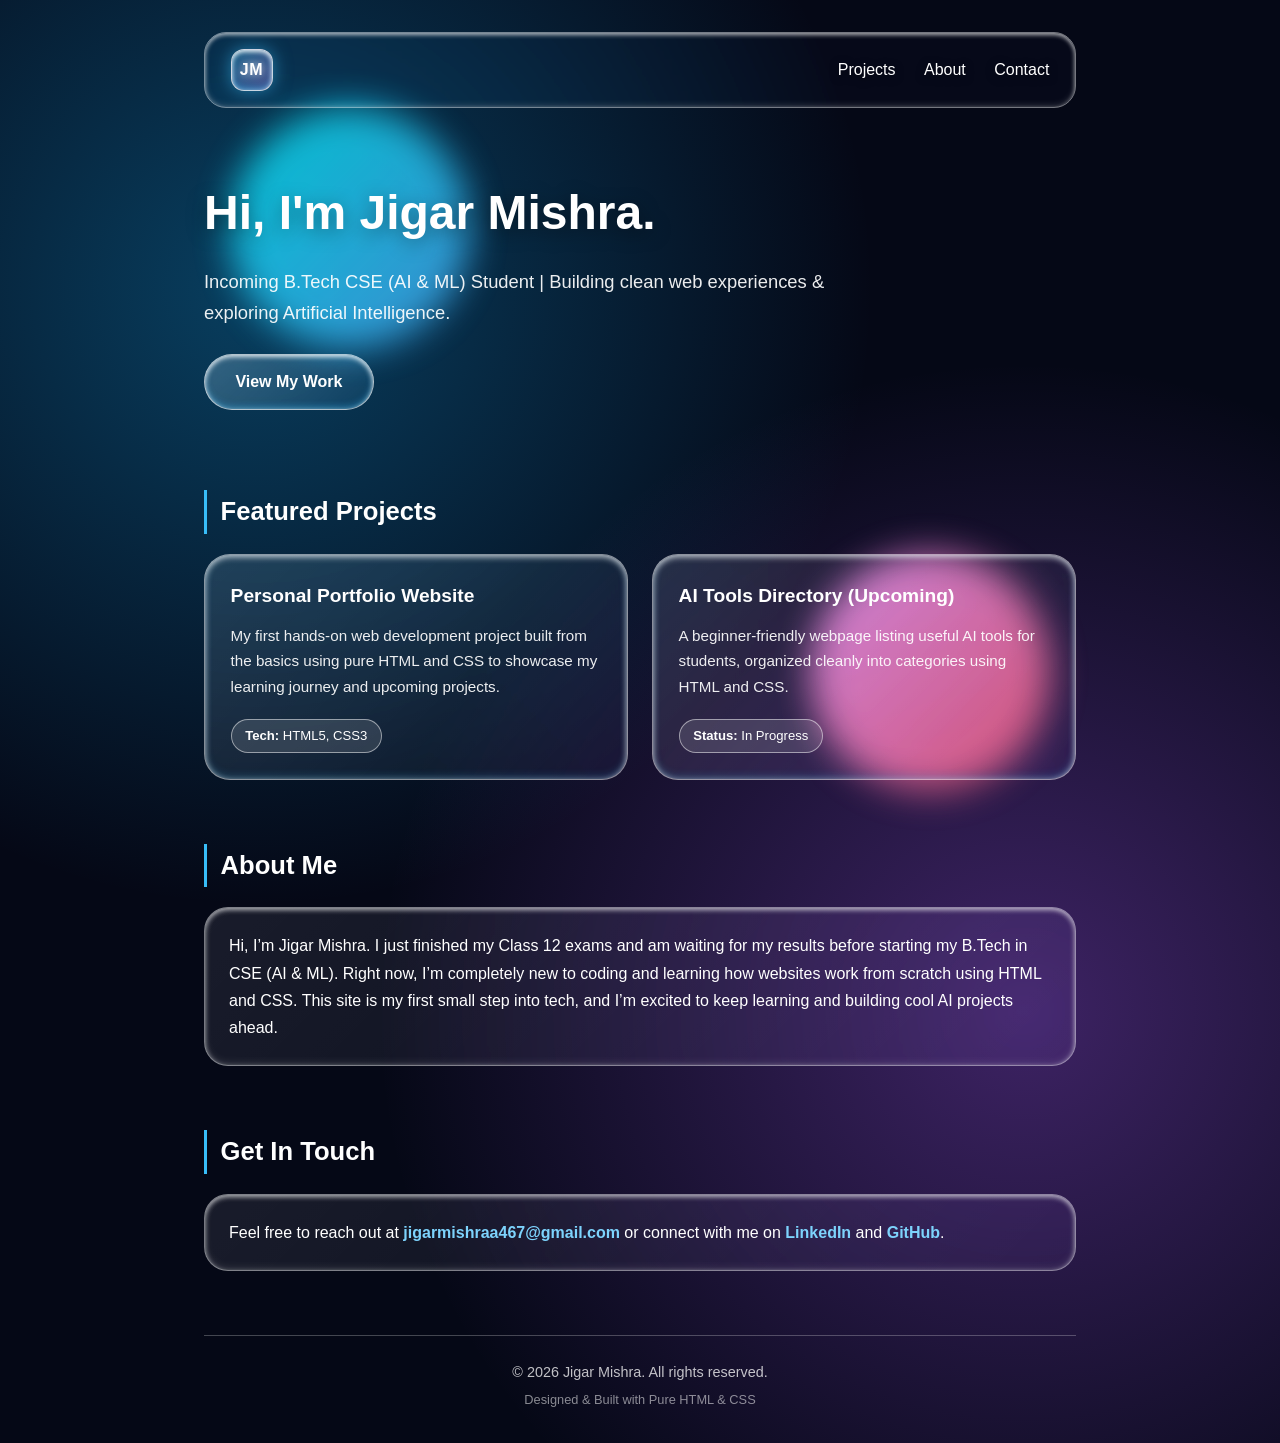
<file: index.html>
<!DOCTYPE html>
<html lang="en">
<head>
  <meta charset="UTF-8">
  <meta name="viewport" content="width=device-width, initial-scale=1.0">
  <title>Jigar Mishra | Portfolio</title>
  <meta name="google-site-verification" content="lgriK5CkuFY_E5Dapk4Yev7DaHQXmC7X05ORPLjH9U4" />
  <link rel="stylesheet" href="style.css">
</head>
<body>

  <!-- Navigation & Hero -->
  <header>
    <nav>
           <a href="#" class="logo" aria-label="Jigar Mishra Home">
        <span class="logo-box">JM</span>
      </a>
      <div>
        <a href="#projects">Projects</a>
        <a href="#about">About</a>
        <a href="#contact">Contact</a>
      </div>
    </nav>
    <section class="hero">
      <h1>Hi, I'm Jigar Mishra.</h1>
      <p>Incoming B.Tech CSE (AI & ML) Student | Building clean web experiences & exploring Artificial Intelligence.</p>
      <a href="#projects" class="btn">View My Work</a>
    </section>
  </header>

  <main>
        <!-- Projects Section -->
    <section id="projects">
      <h2>Featured Projects</h2>
      <div class="project-grid">
        <article class="card">
          <h3>Personal Portfolio Website</h3>
          <p>My first hands-on web development project built from the basics using pure HTML and CSS to showcase my learning journey and upcoming projects.</p>
          <span><strong>Tech:</strong> HTML5, CSS3</span>
        </article>

        <article class="card">
          <h3>AI Tools Directory (Upcoming)</h3>
          <p>A beginner-friendly webpage listing useful AI tools for students, organized cleanly into categories using HTML and CSS.</p>
          <span><strong>Status:</strong> In Progress</span>
        </article>
      </div>
    </section>


    <!-- About Section -->
    <section id="about">
      <h2>About Me</h2>
      <p>Hi, I’m Jigar Mishra. I just finished my Class 12 exams and am waiting for my results before starting my B.Tech in CSE (AI & ML). Right now, I’m completely new to coding and learning how websites work from scratch using HTML and CSS. This site is my first small step into tech, and I’m excited to keep learning and building cool AI projects ahead.</p>
    </section>

            <!-- Contact Section -->
    <section id="contact">
      <h2>Get In Touch</h2>
      <p>Feel free to reach out at <a href="mailto:jigarmishraa467@gmail.com">jigarmishraa467@gmail.com</a> or connect with me on <a href="https://www.linkedin.com/in/jigarmishra" target="_blank">LinkedIn</a> and <a href="https://github.com" target="_blank">GitHub</a>.</p>
    </section>

  </main>

    <footer>
    <p>&copy; 2026 Jigar Mishra. All rights reserved.</p>
    <p style="font-size: 0.8rem; margin-top: 0.3rem; opacity: 0.7;">Designed & Built with Pure HTML & CSS</p>
  </footer>

</body>
</html>
</file>
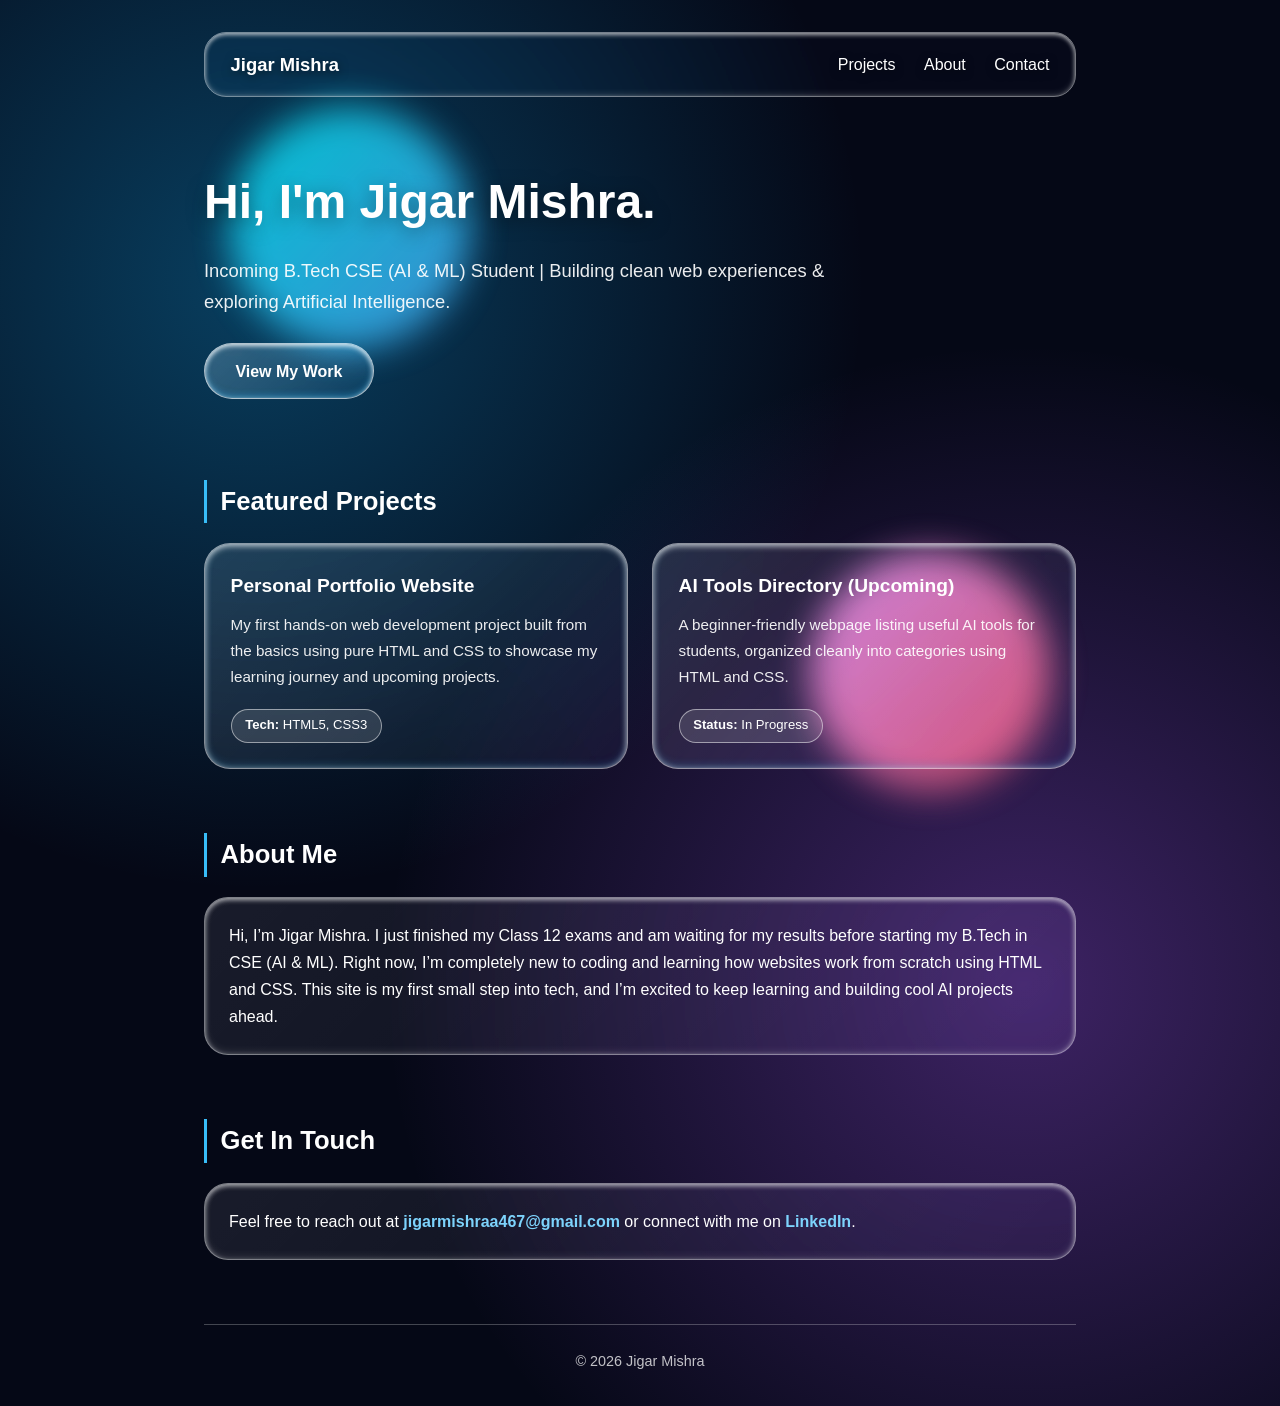
<file: index.html.html>
<!DOCTYPE html>
<html lang="en">
<head>
  <meta charset="UTF-8">
  <meta name="viewport" content="width=device-width, initial-scale=1.0">
  <title>Jigar Mishra | Portfolio</title>
  <link rel="stylesheet" href="style.css">
</head>
<body>

  <!-- Navigation & Hero -->
  <header>
    <nav>
      <strong>Jigar Mishra</strong>
      <div>
        <a href="#projects">Projects</a>
        <a href="#about">About</a>
        <a href="#contact">Contact</a>
      </div>
    </nav>
    <section class="hero">
      <h1>Hi, I'm Jigar Mishra.</h1>
      <p>Incoming B.Tech CSE (AI & ML) Student | Building clean web experiences & exploring Artificial Intelligence.</p>
      <a href="#projects" class="btn">View My Work</a>
    </section>
  </header>

  <main>
        <!-- Projects Section -->
    <section id="projects">
      <h2>Featured Projects</h2>
      <div class="project-grid">
        <article class="card">
          <h3>Personal Portfolio Website</h3>
          <p>My first hands-on web development project built from the basics using pure HTML and CSS to showcase my learning journey and upcoming projects.</p>
          <span><strong>Tech:</strong> HTML5, CSS3</span>
        </article>

        <article class="card">
          <h3>AI Tools Directory (Upcoming)</h3>
          <p>A beginner-friendly webpage listing useful AI tools for students, organized cleanly into categories using HTML and CSS.</p>
          <span><strong>Status:</strong> In Progress</span>
        </article>
      </div>
    </section>


    <!-- About Section -->
    <section id="about">
      <h2>About Me</h2>
      <p>Hi, I’m Jigar Mishra. I just finished my Class 12 exams and am waiting for my results before starting my B.Tech in CSE (AI & ML). Right now, I’m completely new to coding and learning how websites work from scratch using HTML and CSS. This site is my first small step into tech, and I’m excited to keep learning and building cool AI projects ahead.</p>
    </section>

        <!-- Contact Section -->
    <section id="contact">
      <h2>Get In Touch</h2>
      <p>Feel free to reach out at <a href="mailto:jigarmishraa467@gmail.com">jigarmishraa467@gmail.com</a> or connect with me on <a href="https://linkedin.com" target="_blank">LinkedIn</a>.</p>
    </section>

  </main>

  <footer>
    <p>&copy; 2026 Jigar Mishra</p>
  </footer>

</body>
</html>
</file>
<file: style.css>
* {
  box-sizing: border-box;
  margin: 0;
  padding: 0;
}

html {
  scroll-behavior: smooth;
}

@keyframes bgFlow {
  0% { background-position: 0% 50%; }
  50% { background-position: 100% 50%; }
  100% { background-position: 0% 50%; }
}

@keyframes orbMove1 {
  0%, 100% { transform: translate(0, 0); }
  50% { transform: translate(220px, 180px); }
}

@keyframes orbMove2 {
  0%, 100% { transform: translate(0, 0); }
  50% { transform: translate(-220px, -160px); }
}

body {
  font-family: -apple-system, BlinkMacSystemFont, 'SF Pro Display', 'Segoe UI', sans-serif;
  line-height: 1.7;
  color: #ffffff;
  max-width: 920px;
  margin: 0 auto;
  padding: 2rem 1.5rem;
  min-height: 100vh;
  background-color: #050816;
  background-image: 
    radial-gradient(circle at 20% 20%, rgba(14, 165, 233, 0.35), transparent 40%),
    radial-gradient(circle at 80% 70%, rgba(168, 85, 247, 0.35), transparent 45%);
  position: relative;
  overflow-x: hidden;
}


/* Sharp Moving Liquid Spheres (Bina Zyada Blur Ke) */
body::before,
body::after {
  content: "";
  position: fixed;
  width: 240px;
  height: 240px;
  border-radius: 50%;
  filter: blur(18px);
  z-index: -1;
  pointer-events: none;
}

body::before {
  top: 12%;
  left: 18%;
  background: linear-gradient(135deg, #00f2fe, #4facfe);
  opacity: 0.75;
  animation: orbMove1 9s ease-in-out infinite;
}

body::after {
  bottom: 12%;
  right: 18%;
  background: linear-gradient(135deg, #f093fb, #f5576c);
  opacity: 0.7;
  animation: orbMove2 11s ease-in-out infinite;
}

/* 100% Crystal Clear Glass Navbar */
nav {
  display: flex;
  justify-content: space-between;
  align-items: center;
  padding: 1rem 1.6rem;
  background: transparent;
  backdrop-filter: blur(2px) brightness(1.15);
  -webkit-backdrop-filter: blur(2px) brightness(1.15);
  border-radius: 22px;
  border: 1px solid rgba(255, 255, 255, 0.45);
  box-shadow: 
    inset 0 2px 4px rgba(255, 255, 255, 0.65),
    inset 0 -2px 6px rgba(255, 255, 255, 0.15);
  margin-bottom: 4rem;
}

nav strong {
  color: #ffffff;
  font-size: 1.15rem;
  text-shadow: 0 2px 10px rgba(0, 0, 0, 0.5);
}

nav a {
  margin-left: 1.5rem;
  text-decoration: none;
  color: #ffffff;
  font-weight: 500;
  text-shadow: 0 2px 8px rgba(0, 0, 0, 0.5);
  transition: opacity 0.2s;
}

nav a:hover {
  opacity: 0.75;
}

.hero {
  margin-bottom: 4.5rem;
}

.hero h1 {
  font-size: 3rem;
  font-weight: 800;
  margin-bottom: 0.75rem;
  color: #ffffff;
  text-shadow: 0 4px 20px rgba(0, 0, 0, 0.4);
}

.hero p {
  font-size: 1.15rem;
  color: rgba(255, 255, 255, 0.92);
  max-width: 650px;
}

/* Crystal Water-Drop Pill Button */
.btn {
  position: relative;
  overflow: hidden;
  display: inline-block;
  margin-top: 1.6rem;
  padding: 0.85rem 1.9rem;
  background: linear-gradient(135deg, rgba(255, 255, 255, 0.18), rgba(255, 255, 255, 0.02));
  backdrop-filter: blur(2px) brightness(1.2);
  -webkit-backdrop-filter: blur(2px) brightness(1.2);
  color: #ffffff;
  font-weight: 600;
  text-decoration: none;
  border-radius: 999px;
  border: 1.5px solid rgba(255, 255, 255, 0.65);
  box-shadow: 
    inset 0 2px 5px rgba(255, 255, 255, 0.85),
    inset 0 -3px 6px rgba(56, 189, 248, 0.35);
  transition: transform 0.3s cubic-bezier(0.34, 1.56, 0.64, 1);
}

.btn::before {
  content: "";
  position: absolute;
  top: 0;
  left: -100%;
  width: 60%;
  height: 100%;
  background: linear-gradient(90deg, transparent, rgba(255, 255, 255, 0.7), transparent);
  transform: skewX(-25deg);
  transition: left 0.55s ease;
}

.btn:hover::before {
  left: 140%;
}

.btn:hover {
  transform: translateY(-3px) scale(1.04);
}

section {
  margin-bottom: 4rem;
}

h2 {
  font-size: 1.6rem;
  color: #ffffff;
  margin-bottom: 1.25rem;
  padding-left: 0.85rem;
  border-left: 3px solid #38bdf8;
}

/* Crystal Clear Panels (About & Contact) */
#about p,
#contact p {
  background: linear-gradient(135deg, rgba(255, 255, 255, 0.08), rgba(255, 255, 255, 0.01));
  backdrop-filter: blur(2px) brightness(1.12);
  -webkit-backdrop-filter: blur(2px) brightness(1.12);
  border: 1.5px solid rgba(255, 255, 255, 0.45);
  box-shadow: 
    inset 0 2px 5px rgba(255, 255, 255, 0.65),
    inset 0 -2px 8px rgba(255, 255, 255, 0.12);
  padding: 1.5rem;
  border-radius: 24px;
  color: #ffffff;
}

.project-grid {
  display: grid;
  grid-template-columns: repeat(auto-fit, minmax(270px, 1fr));
  gap: 1.5rem;
}

/* Crystal Clear Glass Cards (Zero Dark Shadow) */
.card {
  position: relative;
  overflow: hidden;
  background: linear-gradient(135deg, rgba(255, 255, 255, 0.1), rgba(255, 255, 255, 0.01));
  backdrop-filter: blur(2px) brightness(1.15);
  -webkit-backdrop-filter: blur(2px) brightness(1.15);
  border: 1.5px solid rgba(255, 255, 255, 0.5);
  box-shadow: 
    inset 0 2px 6px rgba(255, 255, 255, 0.75),
    inset 0 -3px 8px rgba(56, 189, 248, 0.2);
  padding: 1.6rem;
  border-radius: 26px;
  transition: transform 0.35s cubic-bezier(0.34, 1.56, 0.64, 1), border-color 0.3s;
}

.card::after {
  content: "";
  position: absolute;
  top: 0;
  left: -120%;
  width: 70%;
  height: 100%;
  background: linear-gradient(90deg, transparent, rgba(255, 255, 255, 0.5), transparent);
  transform: skewX(-20deg);
  transition: left 0.65s ease;
  pointer-events: none;
}

.card:hover::after {
  left: 150%;
}

.card:hover {
  transform: translateY(-7px) scale(1.02);
  border-color: #ffffff;
}

.card h3 {
  color: #ffffff;
  margin-bottom: 0.6rem;
  font-size: 1.2rem;
}

.card p {
  color: rgba(255, 255, 255, 0.92);
  font-size: 0.95rem;
  margin-bottom: 1.2rem;
}

.card span {
  display: inline-block;
  font-size: 0.82rem;
  background: rgba(255, 255, 255, 0.12);
  border: 1px solid rgba(255, 255, 255, 0.5);
  color: #ffffff;
  padding: 0.3rem 0.85rem;
  border-radius: 999px;
}

#contact a {
  color: #7dd3fc;
  text-decoration: none;
  font-weight: 700;
}

#contact a:hover {
  text-decoration: underline;
}

footer {
  border-top: 1px solid rgba(255, 255, 255, 0.25);
  padding-top: 1.5rem;
  font-size: 0.9rem;
  color: rgba(255, 255, 255, 0.75);
  text-align: center;
}
/* Glowing Liquid Glass Logo */
.logo {
  display: inline-flex;
  align-items: center;
  gap: 0.7rem;
  margin-left: 0 !important;
  text-decoration: none;
  color: #ffffff;
  font-weight: 700;
  font-size: 1.1rem;
}

.logo-box {
  position: relative;
  overflow: hidden;
  display: inline-flex;
  align-items: center;
  justify-content: center;
  width: 42px;
  height: 42px;
  border-radius: 13px;
  background: linear-gradient(135deg, rgba(56, 189, 248, 0.35), rgba(192, 132, 252, 0.35));
  backdrop-filter: blur(8px);
  -webkit-backdrop-filter: blur(8px);
  border: 1.5px solid rgba(255, 255, 255, 0.75);
  box-shadow:
    inset 0 2px 5px rgba(255, 255, 255, 0.9),
    inset 0 -3px 6px rgba(56, 189, 248, 0.4),
    0 0 18px rgba(56, 189, 248, 0.55);
  font-size: 1rem;
  font-weight: 800;
  letter-spacing: 0.8px;
  color: #ffffff;
  text-shadow: 0 0 10px rgba(255, 255, 255, 0.8);
  transition: transform 0.35s cubic-bezier(0.34, 1.56, 0.64, 1), box-shadow 0.3s ease;
}

.logo:hover .logo-box {
  transform: scale(1.08) rotate(-3deg);
  box-shadow:
    inset 0 2px 6px rgba(255, 255, 255, 1),
    0 0 26px rgba(125, 211, 252, 0.9),
    0 0 40px rgba(192, 132, 252, 0.5);
}
/* Same Shine Sweep, Hover Lift & Tap Glow on Navbar, About Me & Get In Touch */
nav,
#about p,
#contact p {
  position: relative;
  overflow: hidden;
  transition: transform 0.35s cubic-bezier(0.34, 1.56, 0.64, 1), border-color 0.3s ease, box-shadow 0.3s ease;
}

nav::after,
#about p::after,
#contact p::after {
  content: "";
  position: absolute;
  top: 0;
  left: -120%;
  width: 70%;
  height: 100%;
  background: linear-gradient(90deg, transparent, rgba(255, 255, 255, 0.55), transparent);
  transform: skewX(-20deg);
  transition: left 0.65s ease;
  pointer-events: none;
}

nav:hover::after,
#about p:hover::after,
#contact p:hover::after,
nav:active::after,
#about p:active::after,
#contact p:active::after {
  left: 150%;
}

nav:hover,
#about p:hover,
#contact p:hover {
  transform: translateY(-7px) scale(1.015);
  border-color: #ffffff;
  box-shadow: 
    inset 0 2px 8px rgba(255, 255, 255, 0.9),
    0 12px 32px rgba(56, 189, 248, 0.3);
}

/* Mobile / Laptop Trackpad Tap Effect */
.card:active,
nav:active,
#about p:active,
#contact p:active {
  transform: translateY(-4px) scale(0.99) !important;
  border-color: #ffffff !important;
  box-shadow: 
    inset 0 2px 10px rgba(255, 255, 255, 1),
    0 0 28px rgba(125, 211, 252, 0.75) !important;
}
</file>
